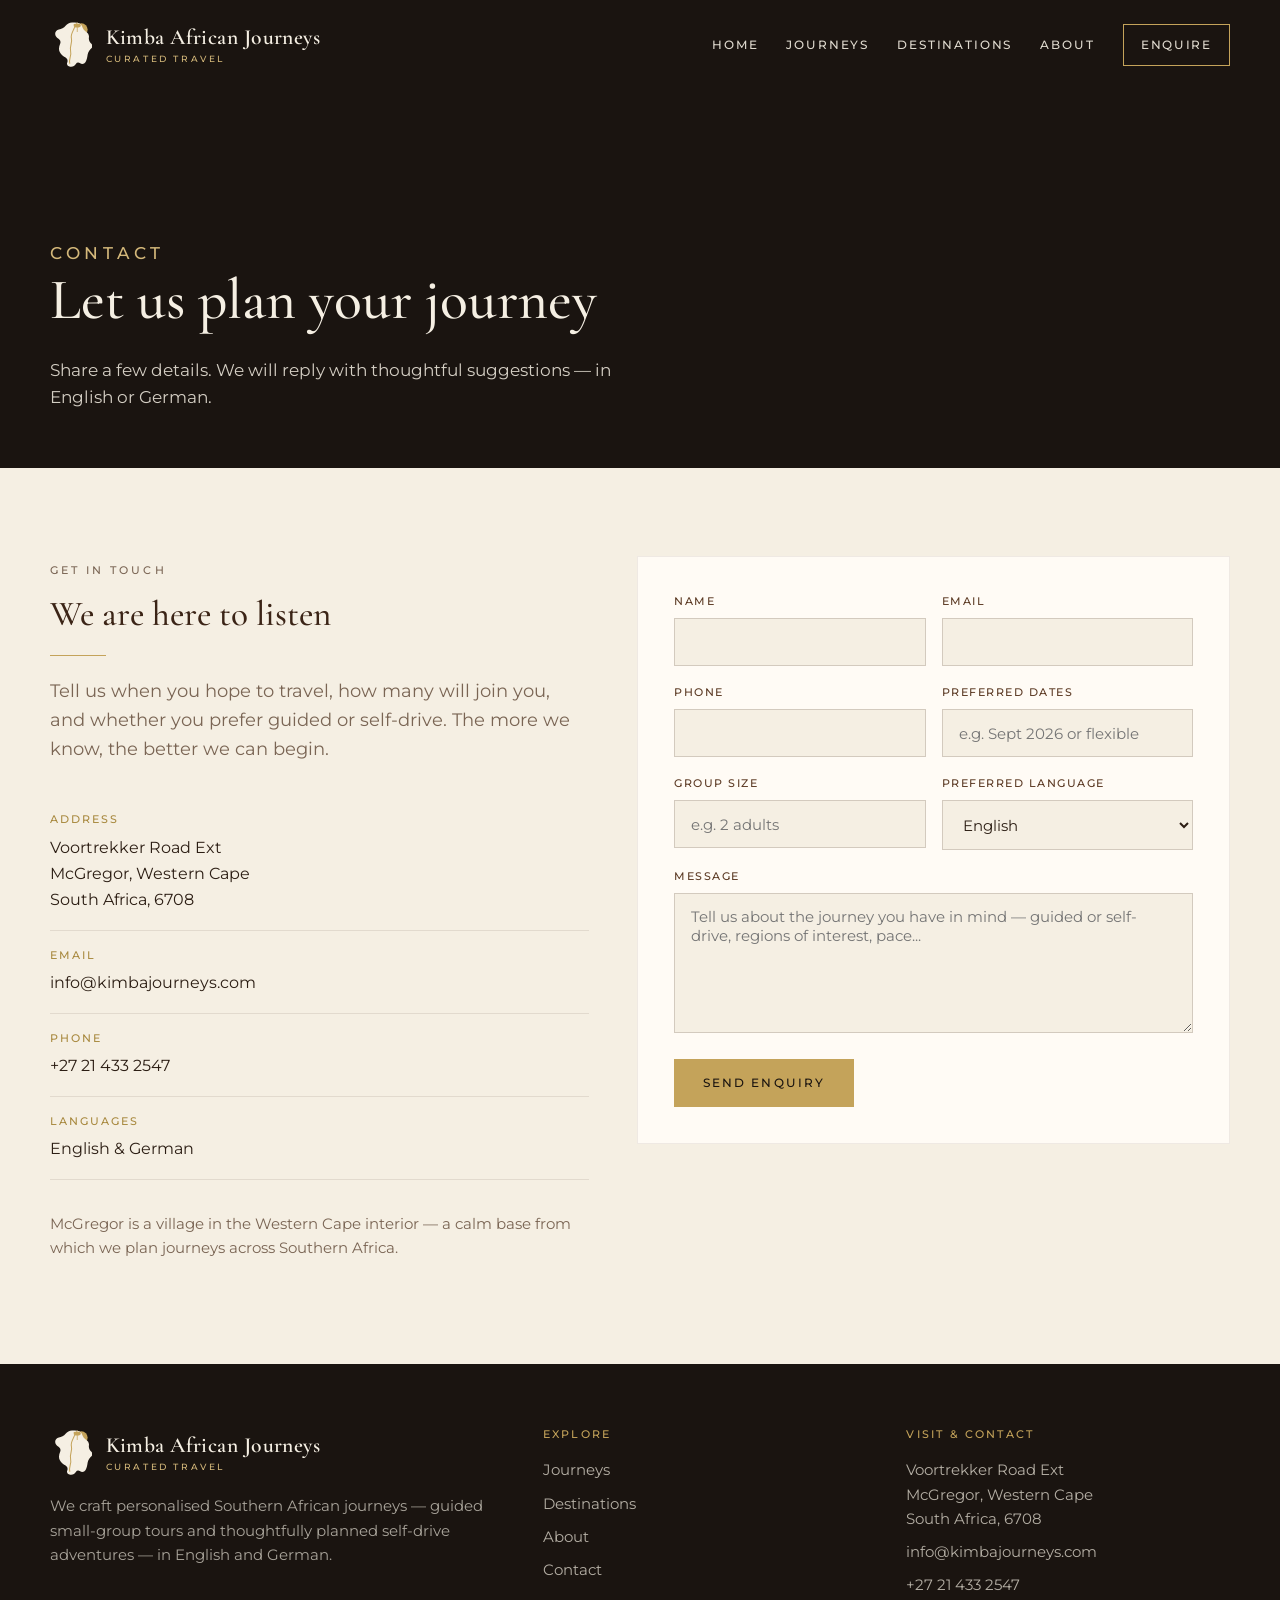
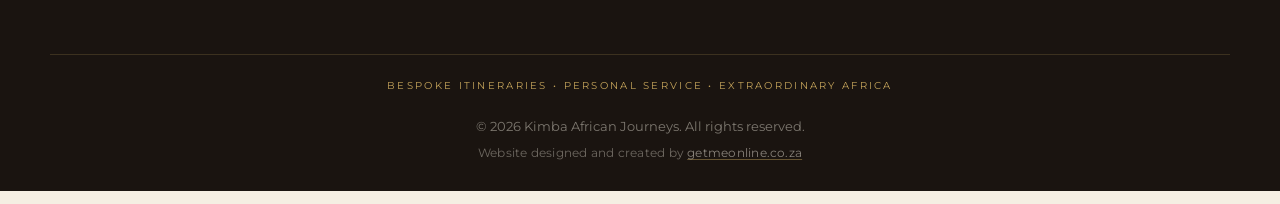
<file: contact.html>
<!DOCTYPE html>
<html lang="en">
<head>
<meta charset="utf-8"/>
<meta name="viewport" content="width=device-width, initial-scale=1"/>
<title>Contact | Kimba African Journeys</title>
<meta name="description" content="Enquire with Kimba African Journeys — McGregor, Western Cape. Email info@kimbajourneys.com or call +27 21 433 2547."/>
<link rel="preconnect" href="https://fonts.googleapis.com"/>
<link rel="preconnect" href="https://fonts.gstatic.com" crossorigin/>
<link href="https://fonts.googleapis.com/css2?family=Cormorant+Garamond:ital,wght@0,400;0,500;0,600;1,400&family=Montserrat:wght@400;500;600&display=swap" rel="stylesheet"/>
<link rel="stylesheet" href="css/styles.css"/>
<link rel="icon" href="assets/logo.svg" type="image/svg+xml"/>
</head>
<body>
<header class="site-header">
  <div class="container header-inner">
    <a class="brand" href="index.html" aria-label="Kimba African Journeys home">
      <svg class="brand-mark" viewBox="0 0 200 240" fill="none" aria-hidden="true">
  <circle class="sun" cx="150" cy="46" r="30" fill="#C4A35A"/>
  <path fill="currentColor" d="M105 12 C92 12 82 18 74 28 C66 38 54 44 42 46 C32 48 24 56 24 66 C24 76 30 84 40 90 C48 95 52 104 48 114 C42 128 40 142 46 154 C52 166 62 174 74 180 C82 185 86 194 82 204 C78 214 84 222 96 224 C108 226 118 220 124 210 C128 204 136 202 144 208 C152 214 164 212 170 202 C176 192 178 178 180 166 C182 154 190 144 198 136 C204 130 204 120 198 114 C190 106 184 96 186 84 C188 72 182 62 172 56 C162 50 156 40 152 28 C148 16 134 12 118 12 C112 12 108 12 105 12 Z"/>
  <path d="M94 208 C88 188 104 170 98 148 C92 126 108 110 102 88 C97 70 110 54 116 38 C120 28 126 20 130 14" stroke="#C4A35A" stroke-width="5" stroke-linecap="round" fill="none"/>
  <g fill="#C4A35A" transform="translate(120,10)"><rect x="8" y="22" width="3.5" height="26" rx="1"/><ellipse cx="10" cy="18" rx="17" ry="8.5"/><ellipse cx="2" cy="13" rx="10" ry="5"/><ellipse cx="17" cy="13" rx="9" ry="5"/></g>
</svg>
      <span class="brand-text">
        <span class="brand-name">Kimba African Journeys</span>
        <span class="brand-sub">Curated Travel</span>
      </span>
    </a>
    <button class="nav-toggle" type="button" aria-label="Open menu" aria-expanded="false"><span></span><span></span><span></span></button>
    <nav class="nav" aria-label="Primary">
      <a class="" href="index.html">Home</a>
      <a class="" href="journeys.html">Journeys</a>
      <a class="" href="destinations.html">Destinations</a>
      <a class="" href="about.html">About</a>
      <a class="nav-cta" href="contact.html">Enquire</a>
    </nav>
  </div>
</header>
<section class="page-hero" style="background-image:url('https://images.unsplash.com/photo-1609198092458-398ad7c4d8d6?auto=format&fit=crop&w=1200&q=80')">
  <div class="page-hero-content">
    <p class="eyebrow">Contact</p>
    <h1>Let us plan your journey</h1>
    <p>Share a few details. We will reply with thoughtful suggestions — in English or German.</p>
  </div>
</section>

<section class="section section-cream">
  <div class="container">
    <div class="contact-grid">
      <div class="contact-details">
        <p class="eyebrow">Get in touch</p>
        <h2>We are here to listen</h2>
        <hr class="gold-rule left"/>
        <p class="lead">Tell us when you hope to travel, how many will join you, and whether you prefer guided or self-drive. The more we know, the better we can begin.</p>
        <ul class="detail-list">
          <li>
            <strong>Address</strong>
            Voortrekker Road Ext<br>
            McGregor, Western Cape<br>
            South Africa, 6708
          </li>
          <li>
            <strong>Email</strong>
            <a href="mailto:info@kimbajourneys.com">info@kimbajourneys.com</a>
          </li>
          <li>
            <strong>Phone</strong>
            <a href="tel:+27214332547">+27 21 433 2547</a>
          </li>
          <li>
            <strong>Languages</strong>
            English &amp; German
          </li>
        </ul>
        <p style="color:var(--muted);font-size:0.92rem;">McGregor is a village in the Western Cape interior — a calm base from which we plan journeys across Southern Africa.</p>
      </div>

      <div>
        <div class="contact-form">
          <form id="enquire-form" class="form" novalidate>
            <div class="form-row">
              <div class="form-field">
                <label for="name">Name</label>
                <input id="name" name="name" type="text" autocomplete="name" required/>
              </div>
              <div class="form-field">
                <label for="email">Email</label>
                <input id="email" name="email" type="email" autocomplete="email" required/>
              </div>
            </div>
            <div class="form-row">
              <div class="form-field">
                <label for="phone">Phone</label>
                <input id="phone" name="phone" type="tel" autocomplete="tel"/>
              </div>
              <div class="form-field">
                <label for="dates">Preferred dates</label>
                <input id="dates" name="dates" type="text" placeholder="e.g. Sept 2026 or flexible"/>
              </div>
            </div>
            <div class="form-row">
              <div class="form-field">
                <label for="group">Group size</label>
                <input id="group" name="group" type="text" placeholder="e.g. 2 adults"/>
              </div>
              <div class="form-field">
                <label for="language">Preferred language</label>
                <select id="language" name="language">
                  <option value="English">English</option>
                  <option value="German">German</option>
                  <option value="Either">Either</option>
                </select>
              </div>
            </div>
            <div class="form-field">
              <label for="message">Message</label>
              <textarea id="message" name="message" required placeholder="Tell us about the journey you have in mind — guided or self-drive, regions of interest, pace..."></textarea>
            </div>
            <button class="btn btn-primary" type="submit">Send enquiry</button>
          </form>
          <div id="form-success" class="form-success" role="status">
            <h3>Thank you</h3>
            <p>Your enquiry is ready. If your mail client did not open, you can still reach us directly.</p>
            <p><a id="mailto-fallback" class="btn btn-outline" href="mailto:info@kimbajourneys.com">Open email to info@kimbajourneys.com</a></p>
            <p style="margin-top:1.5rem;font-size:0.9rem;">Or call <a href="tel:+27214332547">+27 21 433 2547</a>.</p>
          </div>
        </div>
      </div>
    </div>
  </div>
</section>
<footer class="site-footer">
  <div class="container footer-top">
    <div class="footer-brand">
      <a class="brand" href="index.html">
        <svg class="brand-mark" viewBox="0 0 200 240" fill="none" aria-hidden="true">
  <circle class="sun" cx="150" cy="46" r="30" fill="#C4A35A"/>
  <path fill="currentColor" d="M105 12 C92 12 82 18 74 28 C66 38 54 44 42 46 C32 48 24 56 24 66 C24 76 30 84 40 90 C48 95 52 104 48 114 C42 128 40 142 46 154 C52 166 62 174 74 180 C82 185 86 194 82 204 C78 214 84 222 96 224 C108 226 118 220 124 210 C128 204 136 202 144 208 C152 214 164 212 170 202 C176 192 178 178 180 166 C182 154 190 144 198 136 C204 130 204 120 198 114 C190 106 184 96 186 84 C188 72 182 62 172 56 C162 50 156 40 152 28 C148 16 134 12 118 12 C112 12 108 12 105 12 Z"/>
  <path d="M94 208 C88 188 104 170 98 148 C92 126 108 110 102 88 C97 70 110 54 116 38 C120 28 126 20 130 14" stroke="#C4A35A" stroke-width="5" stroke-linecap="round" fill="none"/>
  <g fill="#C4A35A" transform="translate(120,10)"><rect x="8" y="22" width="3.5" height="26" rx="1"/><ellipse cx="10" cy="18" rx="17" ry="8.5"/><ellipse cx="2" cy="13" rx="10" ry="5"/><ellipse cx="17" cy="13" rx="9" ry="5"/></g>
</svg>
        <span class="brand-text">
          <span class="brand-name">Kimba African Journeys</span>
          <span class="brand-sub">Curated Travel</span>
        </span>
      </a>
      <p>We craft personalised Southern African journeys — guided small-group tours and thoughtfully planned self-drive adventures — in English and German.</p>
    </div>
    <div class="footer-col">
      <h4>Explore</h4>
      <a href="journeys.html">Journeys</a>
      <a href="destinations.html">Destinations</a>
      <a href="about.html">About</a>
      <a href="contact.html">Contact</a>
    </div>
    <div class="footer-col">
      <h4>Visit &amp; Contact</h4>
      <p>Voortrekker Road Ext<br>McGregor, Western Cape<br>South Africa, 6708</p>
      <a href="mailto:info@kimbajourneys.com">info@kimbajourneys.com</a>
      <a href="tel:+27214332547">+27 21 433 2547</a>
    </div>
  </div>
  <div class="footer-bar">Bespoke Itineraries &bull; Personal Service &bull; Extraordinary Africa</div>
  <div class="footer-copy">&copy; 2026 Kimba African Journeys. All rights reserved.</div>
  <p class="footer-credit">Website designed and created by <a href="https://getmeonline.co.za">getmeonline.co.za</a></p>
</footer>
<script src="js/main.js"></script>
</body>
</html>
</file>
<file: css/styles.css>
/* Kimba African Journeys — premium boutique travel */

:root {
  --cream: #F5EFE3;
  --cream-dark: #E8DFD0;
  --beige: #EDE4D4;
  --chocolate: #3B2416;
  --brown: #5C3A24;
  --brown-mid: #6B4423;
  --gold: #C4A35A;
  --gold-light: #D4B87A;
  --gold-dark: #A8893F;
  --charcoal: #1A1410;
  --charcoal-soft: #2A211A;
  --ink: #2C1E14;
  --muted: #7A6554;
  --white: #FFFbf5;
  --rule: rgba(196, 163, 90, 0.45);
  --shadow: 0 18px 50px rgba(26, 20, 16, 0.18);
  --serif: "Cormorant Garamond", "Palatino Linotype", Palatino, Georgia, serif;
  --sans: "Montserrat", "Helvetica Neue", Helvetica, Arial, sans-serif;
  --max: 1180px;
  --header-h: 88px;
}

*, *::before, *::after { box-sizing: border-box; }
html { scroll-behavior: smooth; }
body {
  margin: 0;
  font-family: var(--sans);
  font-weight: 400;
  color: var(--ink);
  background: var(--cream);
  line-height: 1.65;
  font-size: 16px;
  -webkit-font-smoothing: antialiased;
}
img { max-width: 100%; display: block; height: auto; }
a { color: inherit; text-decoration: none; }
ul { list-style: none; margin: 0; padding: 0; }
h1,h2,h3,h4 {
  font-family: var(--serif);
  font-weight: 500;
  line-height: 1.15;
  color: var(--chocolate);
  margin: 0 0 0.6em;
}
p { margin: 0 0 1.1em; }
.container { width: min(100% - 2.5rem, var(--max)); margin-inline: auto; }
.container-narrow { width: min(100% - 2.5rem, 820px); margin-inline: auto; }

/* Header */
.site-header {
  position: absolute;
  inset: 0 0 auto;
  z-index: 100;
  padding: 1.25rem 0;
  transition: background .3s, box-shadow .3s;
}
.site-header.scrolled,
.site-header.on-light {
  position: sticky;
  top: 0;
  background: rgba(245, 239, 227, 0.95);
  backdrop-filter: blur(10px);
  box-shadow: 0 1px 0 rgba(59,36,22,0.08);
}
.header-inner {
  display: flex;
  align-items: center;
  justify-content: space-between;
  gap: 1.5rem;
}
.brand {
  display: flex;
  align-items: center;
  gap: 0.85rem;
  color: var(--cream);
}
.site-header.scrolled .brand,
.site-header.on-light .brand { color: var(--chocolate); }
.brand-mark {
  width: 42px;
  height: 50px;
  flex-shrink: 0;
  color: inherit;
}
.brand-mark .sun { fill: var(--gold); }
.site-header.scrolled .brand-mark,
.site-header.on-light .brand-mark { color: var(--chocolate); }
.brand-text { display: flex; flex-direction: column; line-height: 1; }
.brand-name {
  font-family: var(--serif);
  font-size: 1.35rem;
  letter-spacing: 0.02em;
  font-weight: 600;
}
.brand-sub {
  font-family: var(--sans);
  font-size: 0.58rem;
  letter-spacing: 0.28em;
  text-transform: uppercase;
  color: var(--gold-light);
  margin-top: 0.35rem;
  font-weight: 500;
}
.site-header.scrolled .brand-sub,
.site-header.on-light .brand-sub { color: var(--gold-dark); }

.nav {
  display: flex;
  align-items: center;
  gap: 1.75rem;
}
.nav a {
  font-size: 0.72rem;
  letter-spacing: 0.16em;
  text-transform: uppercase;
  font-weight: 500;
  color: rgba(245,239,227,0.9);
  position: relative;
  padding: 0.25rem 0;
}
.site-header.scrolled .nav a,
.site-header.on-light .nav a { color: var(--brown); }
.nav a::after {
  content: "";
  position: absolute;
  left: 0; right: 100%; bottom: 0;
  height: 1px;
  background: var(--gold);
  transition: right .25s ease;
}
.nav a:hover::after,
.nav a.active::after { right: 0; }
.nav a.active { color: var(--gold-light); }
.site-header.scrolled .nav a.active,
.site-header.on-light .nav a.active { color: var(--gold-dark); }

.nav-cta {
  border: 1px solid var(--gold);
  padding: 0.65rem 1.1rem !important;
  letter-spacing: 0.14em !important;
}
.nav-cta::after { display: none !important; }
.nav-cta:hover { background: var(--gold); color: var(--charcoal) !important; }

.nav-toggle {
  display: none;
  background: none;
  border: 1px solid currentColor;
  color: inherit;
  width: 42px; height: 42px;
  border-radius: 2px;
  cursor: pointer;
  padding: 0;
}
.nav-toggle span {
  display: block;
  width: 18px; height: 1.5px;
  background: currentColor;
  margin: 4px auto;
}

/* Buttons */
.btn {
  display: inline-flex;
  align-items: center;
  justify-content: center;
  gap: 0.5rem;
  font-family: var(--sans);
  font-size: 0.72rem;
  letter-spacing: 0.18em;
  text-transform: uppercase;
  font-weight: 500;
  padding: 1rem 1.75rem;
  border: 1px solid transparent;
  cursor: pointer;
  transition: all .25s ease;
}
.btn-primary {
  background: var(--gold);
  color: var(--charcoal);
  border-color: var(--gold);
}
.btn-primary:hover { background: var(--gold-light); border-color: var(--gold-light); }
.btn-ghost {
  background: transparent;
  color: var(--cream);
  border-color: rgba(245,239,227,0.55);
}
.btn-ghost:hover { border-color: var(--gold); color: var(--gold-light); }
.btn-outline {
  background: transparent;
  color: var(--chocolate);
  border-color: var(--chocolate);
}
.btn-outline:hover { background: var(--chocolate); color: var(--cream); }
.btn-outline-gold {
  background: transparent;
  color: var(--gold);
  border-color: var(--gold);
}
.btn-outline-gold:hover { background: var(--gold); color: var(--charcoal); }

/* Hero */
.hero {
  position: relative;
  min-height: 100vh;
  min-height: 100dvh;
  display: flex;
  align-items: flex-end;
  color: var(--cream);
  background: var(--charcoal) center/cover no-repeat;
}
.hero::before {
  content: "";
  position: absolute;
  inset: 0;
  background:
    linear-gradient(180deg, rgba(26,20,16,0.45) 0%, rgba(26,20,16,0.15) 35%, rgba(26,20,16,0.72) 100%),
    linear-gradient(90deg, rgba(26,20,16,0.35) 0%, transparent 50%);
}
.hero-content {
  position: relative;
  z-index: 2;
  padding: 0 0 5.5rem;
  width: min(100% - 2.5rem, var(--max));
  margin-inline: auto;
}
.hero-lockup {
  display: flex;
  flex-direction: column;
  align-items: flex-start;
  gap: 1.25rem;
  max-width: 640px;
}
.hero-logo {
  width: 88px;
  height: auto;
  color: var(--cream);
  filter: drop-shadow(0 4px 16px rgba(0,0,0,0.35));
}
.hero-kicker {
  font-size: 0.68rem;
  letter-spacing: 0.32em;
  text-transform: uppercase;
  color: var(--gold-light);
  font-weight: 500;
}
.hero h1 {
  color: var(--cream);
  font-size: clamp(2.8rem, 6vw, 4.6rem);
  font-weight: 500;
  margin: 0;
  letter-spacing: 0.02em;
  display: flex;
  flex-direction: column;
}
.hero h1 span {
  order: -1;
  display: block;
  font-size: 0.28em;
  letter-spacing: 0.42em;
  color: var(--gold-light);
  margin-bottom: 0.75em;
  font-weight: 500;
  text-transform: uppercase;
  font-family: var(--sans);
}
.hero-journeys-word {
  font-family: var(--sans);
  font-size: 0.85rem;
  letter-spacing: 0.45em;
  text-transform: uppercase;
  color: var(--gold);
  margin: 0.35rem 0 0;
  padding: 0.55rem 0;
  border-top: 1px solid rgba(196,163,90,0.5);
  border-bottom: 1px solid rgba(196,163,90,0.5);
  width: fit-content;
  font-weight: 500;
}
.hero-tagline {
  font-size: 0.78rem;
  letter-spacing: 0.22em;
  text-transform: uppercase;
  color: rgba(245,239,227,0.85);
  margin: 0.5rem 0 0;
  max-width: 28rem;
}
.hero-support {
  font-size: 0.65rem;
  letter-spacing: 0.2em;
  text-transform: uppercase;
  color: var(--gold);
  margin: 0.25rem 0 0;
}
.hero-ctas {
  display: flex;
  flex-wrap: wrap;
  gap: 0.85rem;
  margin-top: 1.5rem;
}
.page-hero {
  position: relative;
  min-height: 52vh;
  display: flex;
  align-items: flex-end;
  color: var(--cream);
  background: var(--charcoal) center/cover no-repeat;
  padding-top: var(--header-h);
}
.page-hero::before {
  content: "";
  position: absolute;
  inset: 0;
  background: linear-gradient(180deg, rgba(26,20,16,0.4) 0%, rgba(26,20,16,0.65) 100%);
}
.page-hero-content {
  position: relative;
  z-index: 2;
  width: min(100% - 2.5rem, var(--max));
  margin: 0 auto 3.5rem;
}
.page-hero h1 {
  color: var(--cream);
  font-size: clamp(2.4rem, 5vw, 3.6rem);
  margin-bottom: 0.4em;
}
.page-hero p {
  color: rgba(245,239,227,0.85);
  max-width: 36rem;
  margin: 0;
  font-size: 1.05rem;
}
.eyebrow {
  display: inline-block;
  font-size: 0.68rem;
  letter-spacing: 0.28em;
  text-transform: uppercase;
  color: var(--gold);
  margin-bottom: 0.85rem;
  font-weight: 500;
}
.page-hero .eyebrow { color: var(--gold-light); }

/* Sections */
.section { padding: 5.5rem 0; }
.section-tight { padding: 4rem 0; }
.section-dark {
  background: var(--charcoal);
  color: rgba(245,239,227,0.88);
}
.section-dark h2, .section-dark h3 { color: var(--cream); }
.section-cream { background: var(--cream); }
.section-beige { background: var(--beige); }
.section-head {
  text-align: center;
  max-width: 640px;
  margin: 0 auto 3.5rem;
}
.section-head h2 {
  font-size: clamp(2rem, 3.5vw, 2.85rem);
  margin-bottom: 0.75rem;
}
.section-head p { color: var(--muted); margin: 0; }
.gold-rule {
  width: 56px;
  height: 1px;
  background: var(--gold);
  margin: 1.25rem auto;
  border: 0;
}
.gold-rule.left { margin-left: 0; }

/* Pillars */
.pillars {
  display: grid;
  grid-template-columns: repeat(3, 1fr);
  gap: 1.75rem;
}
.pillar {
  background: var(--white);
  border: 1px solid rgba(59,36,22,0.08);
  padding: 2.25rem 1.75rem;
  text-align: center;
  transition: transform .25s, box-shadow .25s;
}
.pillar:hover { transform: translateY(-4px); box-shadow: var(--shadow); }
.pillar-icon {
  width: 56px;
  height: 56px;
  margin: 0 auto 1.25rem;
  color: var(--chocolate);
}
.pillar h3 {
  font-size: 1.45rem;
  margin-bottom: 0.65rem;
}
.pillar p {
  color: var(--muted);
  font-size: 0.95rem;
  margin: 0;
}

/* Split */
.split {
  display: grid;
  grid-template-columns: 1.05fr 0.95fr;
  gap: 3rem;
  align-items: center;
}
.split.reverse { grid-template-columns: 0.95fr 1.05fr; }
.split.reverse .split-media { order: 2; }
.split-media {
  position: relative;
  min-height: 420px;
  overflow: hidden;
}
.split-media img {
  width: 100%;
  height: 100%;
  object-fit: cover;
  position: absolute;
  inset: 0;
}
.split-copy h2 { font-size: clamp(1.9rem, 3vw, 2.6rem); }
.split-copy p { color: var(--muted); }
.split-list {
  margin: 1.5rem 0 2rem;
}
.split-list li {
  position: relative;
  padding: 0.45rem 0 0.45rem 1.4rem;
  color: var(--brown);
  font-size: 0.95rem;
}
.split-list li::before {
  content: "";
  position: absolute;
  left: 0; top: 1rem;
  width: 10px; height: 1px;
  background: var(--gold);
}

/* Destination cards */
.dest-grid {
  display: grid;
  grid-template-columns: repeat(3, 1fr);
  gap: 1.5rem;
}
.dest-card {
  position: relative;
  min-height: 420px;
  overflow: hidden;
  color: var(--cream);
  display: flex;
  align-items: flex-end;
}
.dest-card img {
  position: absolute;
  inset: 0;
  width: 100%; height: 100%;
  object-fit: cover;
  transition: transform .6s ease;
}
.dest-card:hover img { transform: scale(1.06); }
.dest-card::after {
  content: "";
  position: absolute;
  inset: 0;
  background: linear-gradient(180deg, transparent 30%, rgba(26,20,16,0.85) 100%);
}
.dest-card-body {
  position: relative;
  z-index: 2;
  padding: 2rem;
}
.dest-card h3 {
  color: var(--cream);
  font-size: 1.75rem;
  margin-bottom: 0.4rem;
}
.dest-card p {
  color: rgba(245,239,227,0.8);
  font-size: 0.92rem;
  margin: 0 0 1rem;
}
.dest-card .link {
  font-size: 0.68rem;
  letter-spacing: 0.18em;
  text-transform: uppercase;
  color: var(--gold-light);
}

/* Why */
.why-grid {
  display: grid;
  grid-template-columns: 1fr 1fr;
  gap: 3rem;
  align-items: center;
}
.why-stats {
  display: grid;
  grid-template-columns: 1fr 1fr;
  gap: 1.25rem;
}
.stat {
  background: var(--charcoal-soft);
  padding: 1.75rem 1.4rem;
  border-top: 2px solid var(--gold);
}
.stat strong {
  display: block;
  font-family: var(--serif);
  font-size: 1.8rem;
  color: var(--gold-light);
  font-weight: 500;
  margin-bottom: 0.35rem;
}
.stat span {
  font-size: 0.78rem;
  letter-spacing: 0.08em;
  text-transform: uppercase;
  color: rgba(245,239,227,0.7);
}

/* CTA band */
.cta-band {
  text-align: center;
  padding: 5rem 0;
  background:
    linear-gradient(rgba(26,20,16,0.78), rgba(26,20,16,0.78)),
    url('https://images.unsplash.com/photo-1547471080-7cc2caa01a7e?auto=format&fit=crop&w=1600&q=80') center/cover no-repeat;
  color: var(--cream);
}
.cta-band h2 {
  color: var(--cream);
  font-size: clamp(2rem, 3.5vw, 2.8rem);
  margin-bottom: 0.75rem;
}
.cta-band p {
  color: rgba(245,239,227,0.8);
  max-width: 32rem;
  margin: 0 auto 1.75rem;
}

/* Journeys */
.journey-list { display: grid; gap: 2rem; }
.journey-card {
  display: grid;
  grid-template-columns: 340px 1fr;
  background: var(--white);
  border: 1px solid rgba(59,36,22,0.08);
  overflow: hidden;
  min-height: 280px;
}
.journey-media {
  position: relative;
  min-height: 260px;
}
.journey-media img {
  position: absolute;
  inset: 0;
  width: 100%; height: 100%;
  object-fit: cover;
}
.journey-body { padding: 2rem 2.25rem; display: flex; flex-direction: column; }
.journey-meta {
  display: flex;
  flex-wrap: wrap;
  gap: 0.75rem 1.25rem;
  margin-bottom: 0.85rem;
  font-size: 0.68rem;
  letter-spacing: 0.14em;
  text-transform: uppercase;
  color: var(--gold-dark);
  font-weight: 500;
}
.journey-body h3 {
  font-size: 1.7rem;
  margin-bottom: 0.6rem;
}
.journey-body p { color: var(--muted); flex: 1; }
.highlights {
  display: flex;
  flex-wrap: wrap;
  gap: 0.5rem;
  margin: 0.75rem 0 1.4rem;
}
.highlights li {
  font-size: 0.72rem;
  letter-spacing: 0.06em;
  padding: 0.4rem 0.7rem;
  background: var(--beige);
  color: var(--brown);
  border: 1px solid rgba(59,36,22,0.06);
}

/* Destinations page */
.region-grid {
  display: grid;
  grid-template-columns: repeat(2, 1fr);
  gap: 2rem;
}
.region-card {
  background: var(--white);
  border: 1px solid rgba(59,36,22,0.08);
  overflow: hidden;
}
.region-card img {
  width: 100%;
  height: 260px;
  object-fit: cover;
}
.region-card-body { padding: 1.75rem 1.85rem 2rem; }
.region-card h3 { font-size: 1.6rem; margin-bottom: 0.5rem; }
.region-card p { color: var(--muted); margin-bottom: 1rem; }
.region-tags {
  display: flex;
  flex-wrap: wrap;
  gap: 0.4rem;
}
.region-tags span {
  font-size: 0.65rem;
  letter-spacing: 0.1em;
  text-transform: uppercase;
  color: var(--gold-dark);
  border-bottom: 1px solid var(--rule);
  padding-bottom: 0.15rem;
}

/* About concepts */
.concepts {
  display: grid;
  grid-template-columns: repeat(4, 1fr);
  gap: 1.5rem;
}
.concept {
  text-align: center;
  padding: 2rem 1.25rem;
  border: 1px solid rgba(196,163,90,0.25);
  background: rgba(255,251,245,0.04);
}
.concept-icon {
  width: 48px; height: 48px;
  margin: 0 auto 1.1rem;
  color: var(--gold);
}
.concept h3 {
  font-size: 1.25rem;
  color: var(--cream);
  margin-bottom: 0.5rem;
}
.concept p {
  font-size: 0.9rem;
  color: rgba(245,239,227,0.7);
  margin: 0;
}

/* Contact */
.contact-grid {
  display: grid;
  grid-template-columns: 1fr 1.1fr;
  gap: 3rem;
  align-items: start;
}
.contact-details h2 { font-size: 2.2rem; }
.contact-details p { color: var(--muted); }
.detail-list { margin: 2rem 0; }
.detail-list li {
  padding: 1rem 0;
  border-bottom: 1px solid rgba(59,36,22,0.1);
}
.detail-list strong {
  display: block;
  font-size: 0.68rem;
  letter-spacing: 0.18em;
  text-transform: uppercase;
  color: var(--gold-dark);
  margin-bottom: 0.35rem;
  font-weight: 500;
}
.detail-list a:hover { color: var(--gold-dark); }
.contact-form {
  background: var(--white);
  border: 1px solid rgba(59,36,22,0.08);
  padding: 2.25rem;
}
.form-row {
  display: grid;
  grid-template-columns: 1fr 1fr;
  gap: 1rem;
}
.form-field { margin-bottom: 1.1rem; }
.form-field label {
  display: block;
  font-size: 0.68rem;
  letter-spacing: 0.14em;
  text-transform: uppercase;
  color: var(--brown);
  margin-bottom: 0.45rem;
  font-weight: 500;
}
.form-field input,
.form-field select,
.form-field textarea {
  width: 100%;
  padding: 0.85rem 1rem;
  border: 1px solid rgba(59,36,22,0.18);
  background: var(--cream);
  font-family: var(--sans);
  font-size: 0.95rem;
  color: var(--ink);
  outline: none;
  transition: border-color .2s;
}
.form-field input:focus,
.form-field select:focus,
.form-field textarea:focus {
  border-color: var(--gold);
}
.form-field textarea { min-height: 140px; resize: vertical; }
.form-success {
  display: none;
  text-align: center;
  padding: 2.5rem 1rem;
}
.form-success.is-visible { display: block; }
.form-success h3 { font-size: 1.8rem; }
.form-success p { color: var(--muted); }
.form.is-hidden { display: none; }

/* Footer */
.site-footer {
  background: var(--charcoal);
  color: rgba(245,239,227,0.75);
  padding: 4rem 0 0;
}
.footer-top {
  display: grid;
  grid-template-columns: 1.4fr 1fr 1fr;
  gap: 2.5rem;
  padding-bottom: 3rem;
  border-bottom: 1px solid rgba(196,163,90,0.2);
}
.footer-brand .brand { color: var(--cream); margin-bottom: 1rem; }
.footer-brand p {
  font-size: 0.92rem;
  max-width: 28rem;
  color: rgba(245,239,227,0.65);
}
.footer-col h4 {
  font-family: var(--sans);
  font-size: 0.68rem;
  letter-spacing: 0.2em;
  text-transform: uppercase;
  color: var(--gold);
  margin-bottom: 1.1rem;
  font-weight: 500;
}
.footer-col a, .footer-col p {
  display: block;
  font-size: 0.92rem;
  margin-bottom: 0.55rem;
  color: rgba(245,239,227,0.7);
}
.footer-col a:hover { color: var(--gold-light); }
.footer-bar {
  text-align: center;
  padding: 1.35rem 0;
  font-size: 0.65rem;
  letter-spacing: 0.22em;
  text-transform: uppercase;
  color: var(--gold);
}
.footer-copy {
  text-align: center;
  padding: 0 0 0.45rem;
  font-size: 0.8rem;
  color: rgba(245,239,227,0.45);
}
.footer-credit {
  text-align: center;
  padding: 0 1.5rem 1.75rem;
  font-size: 0.72rem;
  letter-spacing: 0.02em;
  color: rgba(245,239,227,0.38);
}
.footer-credit a {
  color: rgba(245,239,227,0.5);
  text-decoration: underline;
  text-underline-offset: 0.18em;
  text-decoration-color: rgba(196,163,90,0.45);
}
.footer-credit a:hover {
  color: var(--gold-light);
  text-decoration-color: var(--gold-light);
}

/* Utilities */
.text-center { text-align: center; }
.mt-2 { margin-top: 2rem; }
.lead { font-size: 1.1rem; color: var(--muted); }

@media (max-width: 960px) {
  .pillars, .dest-grid, .concepts { grid-template-columns: 1fr; }
  .split, .split.reverse, .why-grid, .contact-grid, .region-grid {
    grid-template-columns: 1fr;
  }
  .split.reverse .split-media { order: 0; }
  .split-media { min-height: 320px; }
  .journey-card { grid-template-columns: 1fr; }
  .journey-media { min-height: 220px; }
  .footer-top { grid-template-columns: 1fr; gap: 2rem; }
  .nav-toggle { display: block; color: inherit; }
  .site-header .brand { color: var(--cream); }
  .nav {
    position: fixed;
    inset: 0 0 auto;
    top: 0;
    background: var(--charcoal);
    flex-direction: column;
    align-items: flex-start;
    padding: 5.5rem 1.75rem 2rem;
    gap: 1.25rem;
    transform: translateY(-110%);
    transition: transform .3s ease;
    z-index: 99;
  }
  .nav.open { transform: translateY(0); }
  .nav a { color: var(--cream) !important; font-size: 0.85rem; }
  .site-header.scrolled .brand,
  .site-header.on-light .brand { color: var(--chocolate); }
  .form-row { grid-template-columns: 1fr; }
}
</file>
